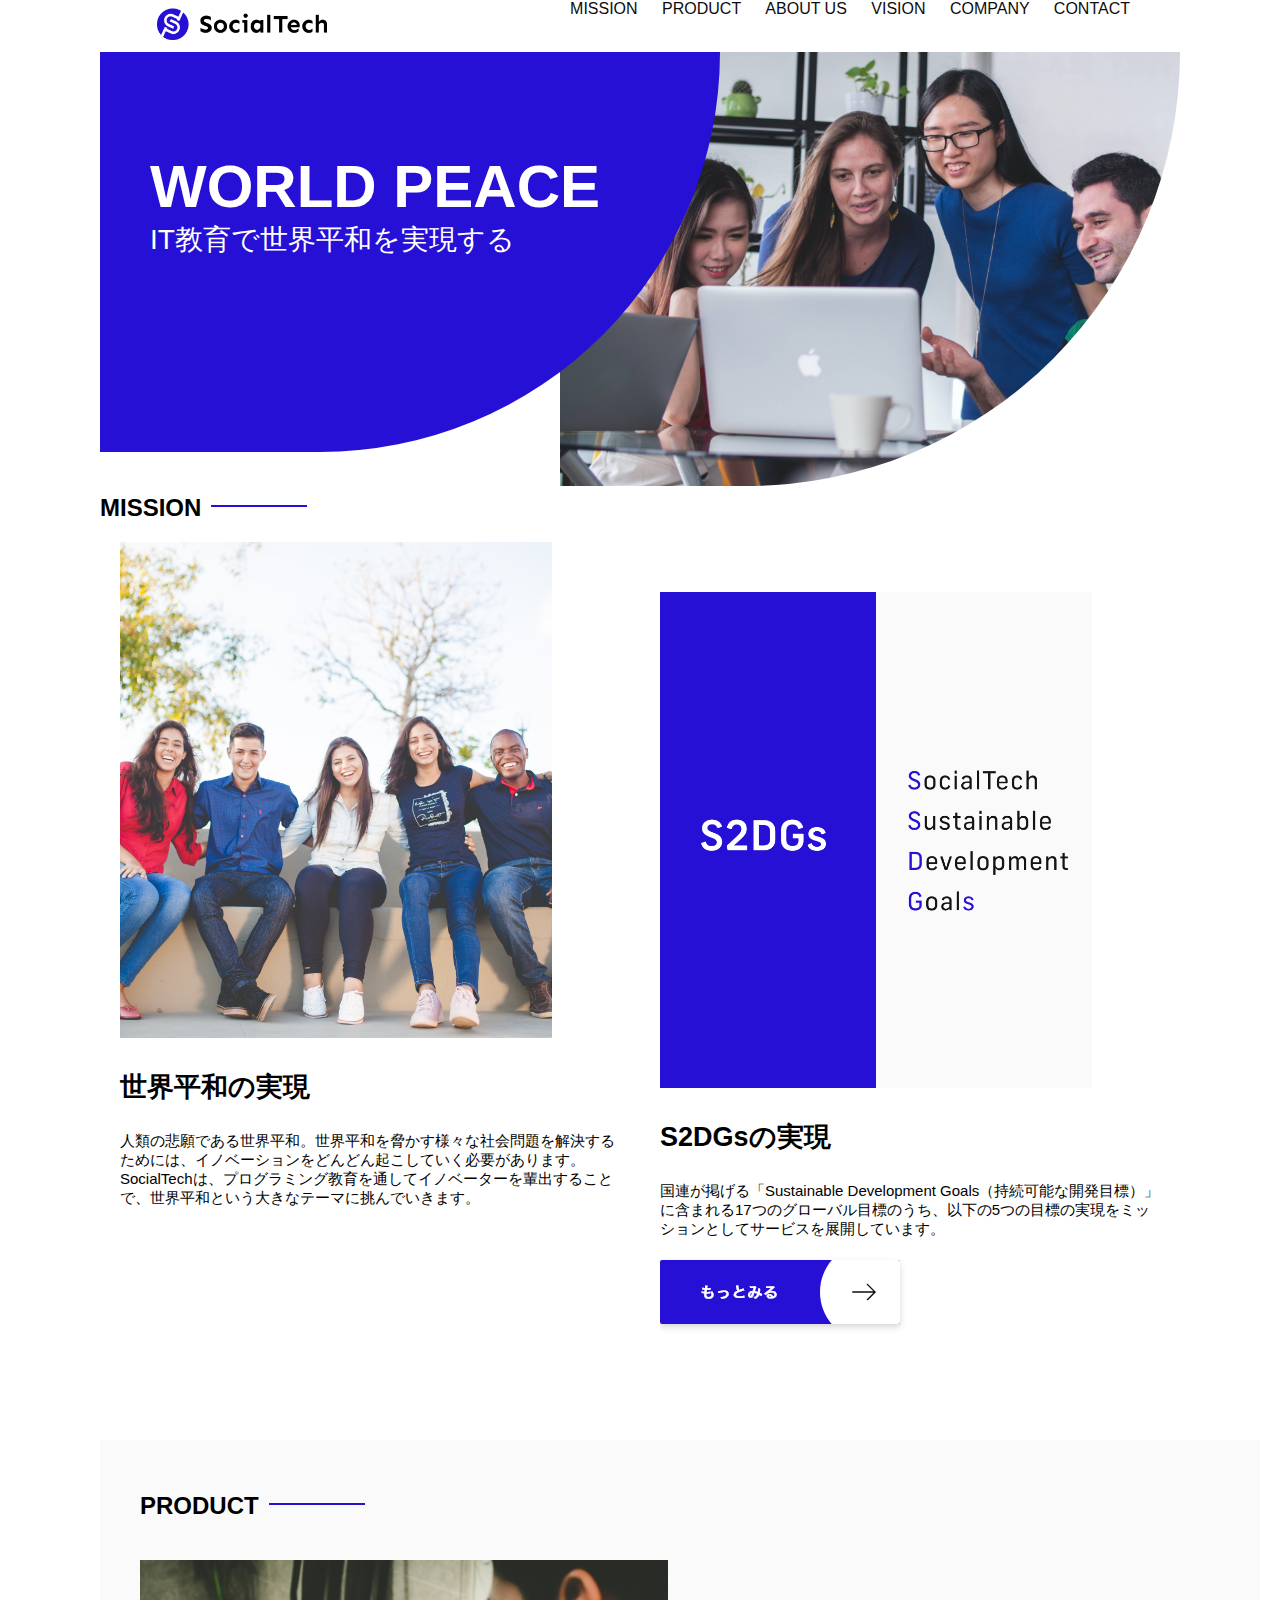
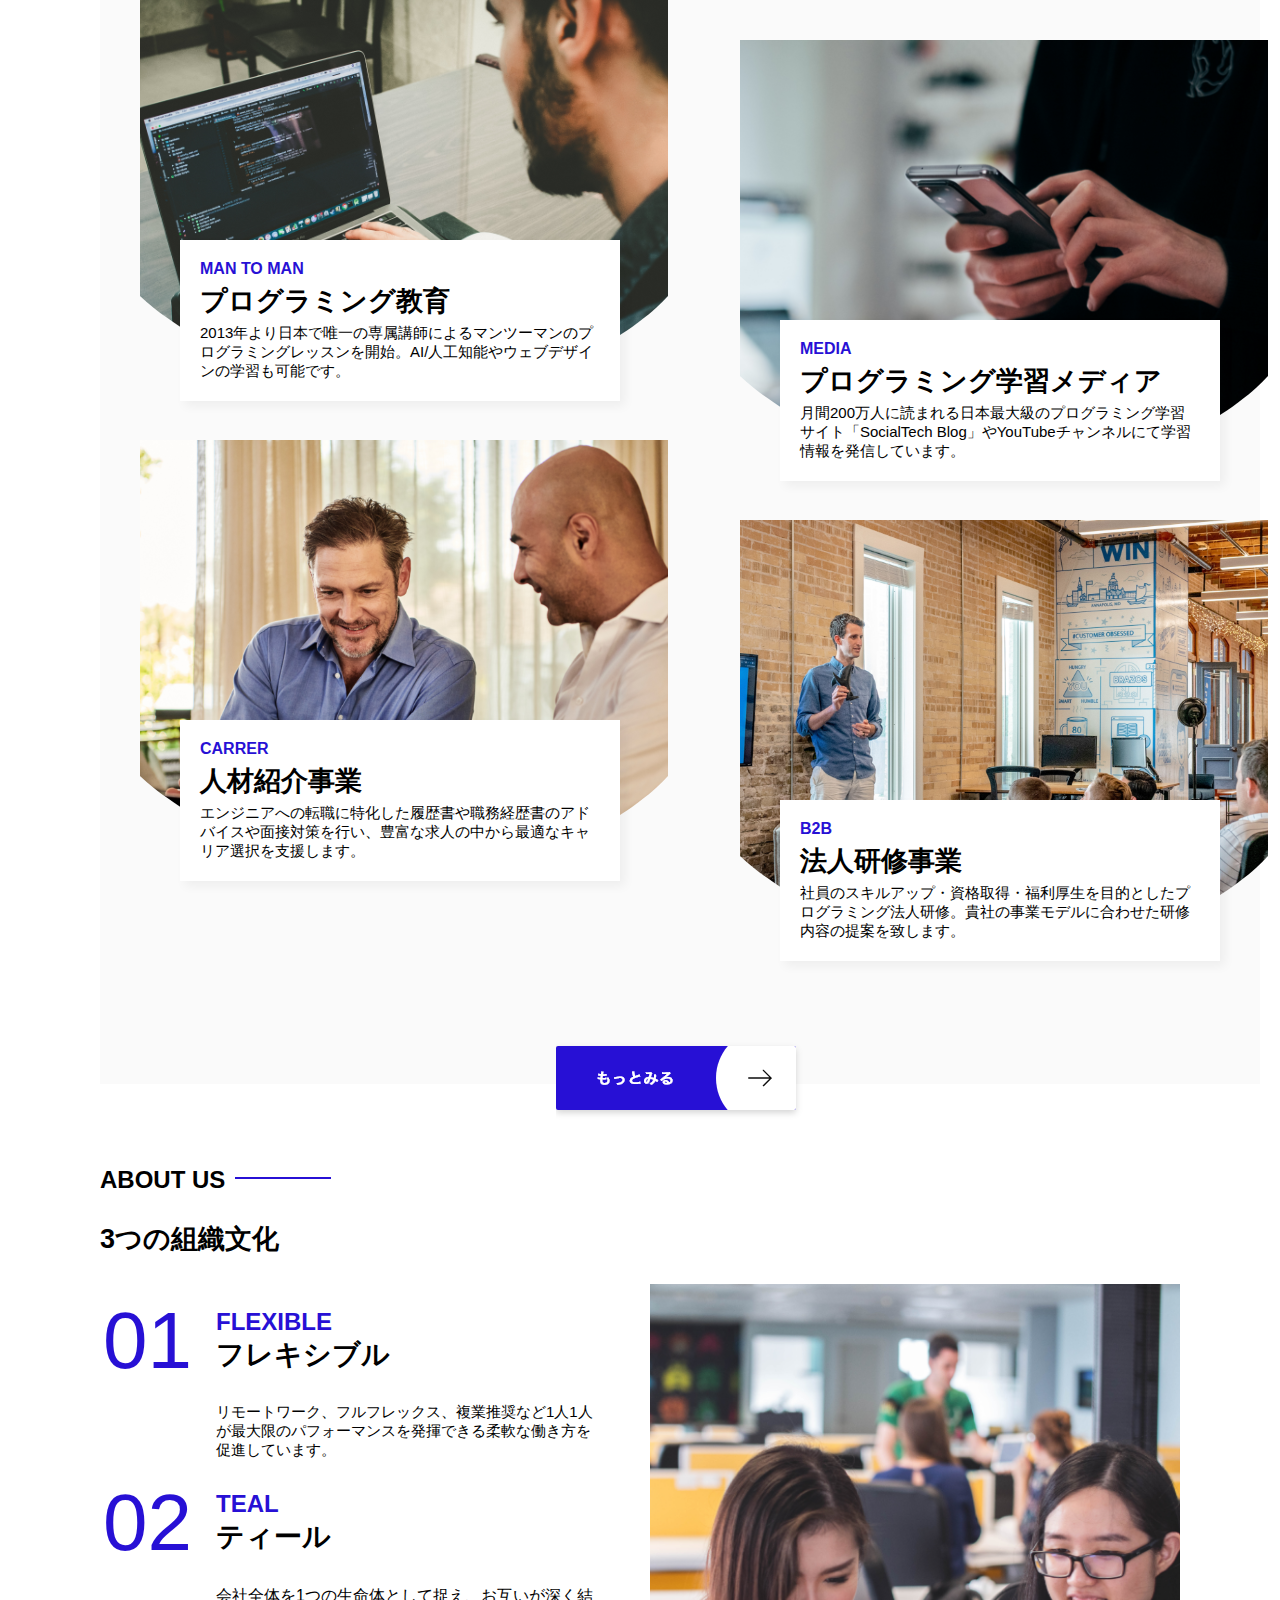
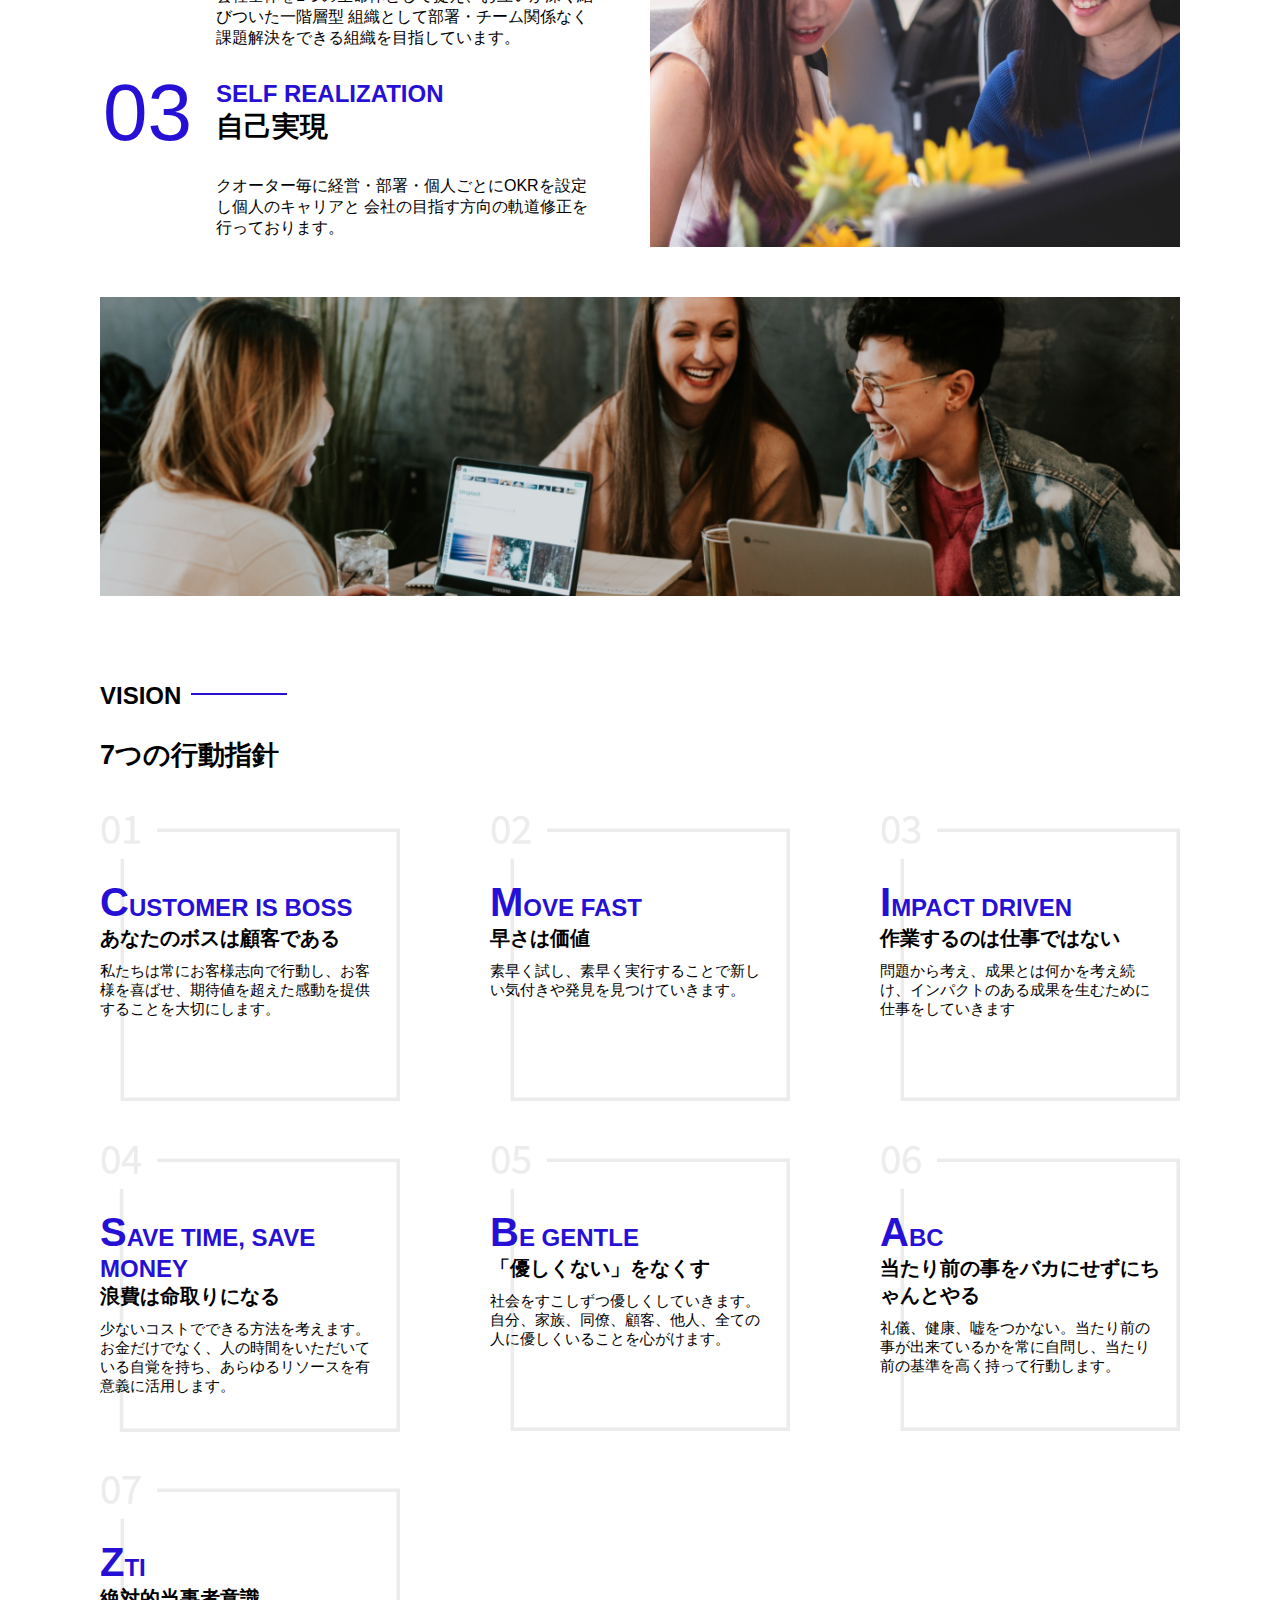
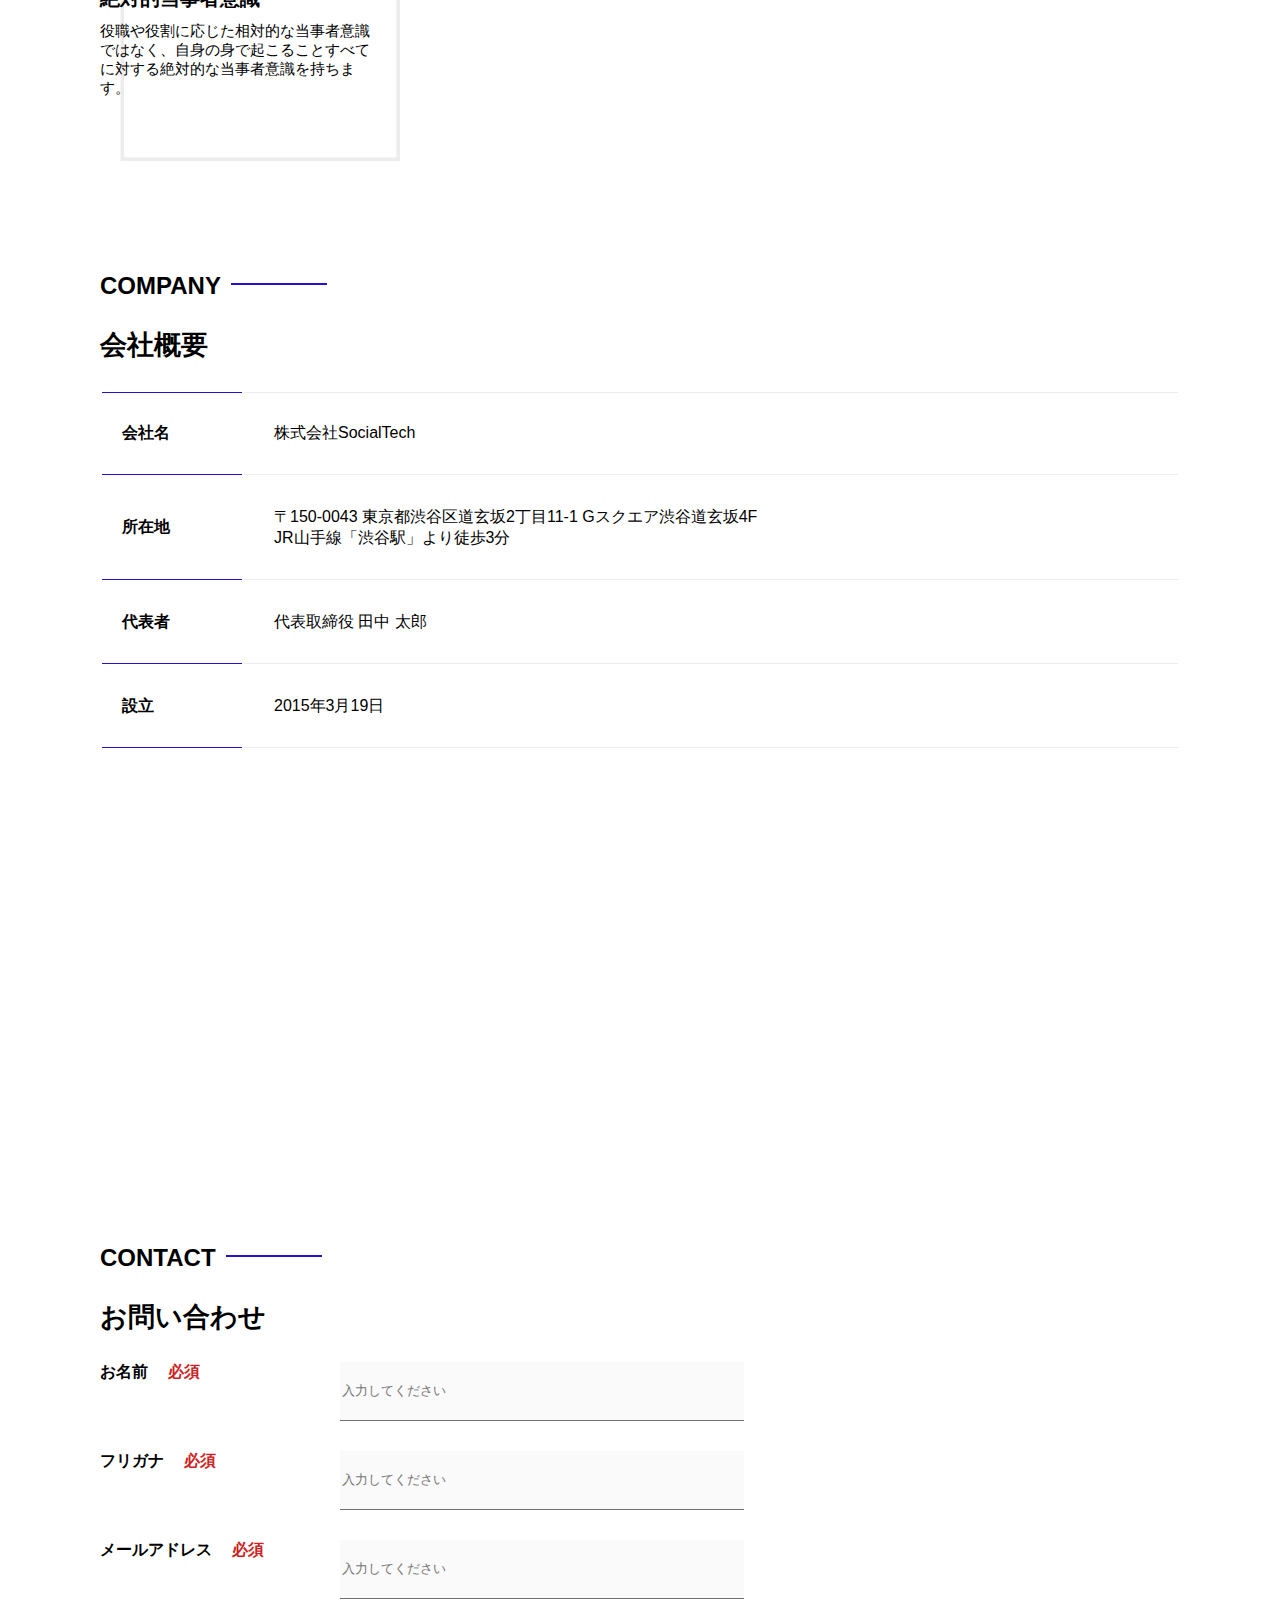
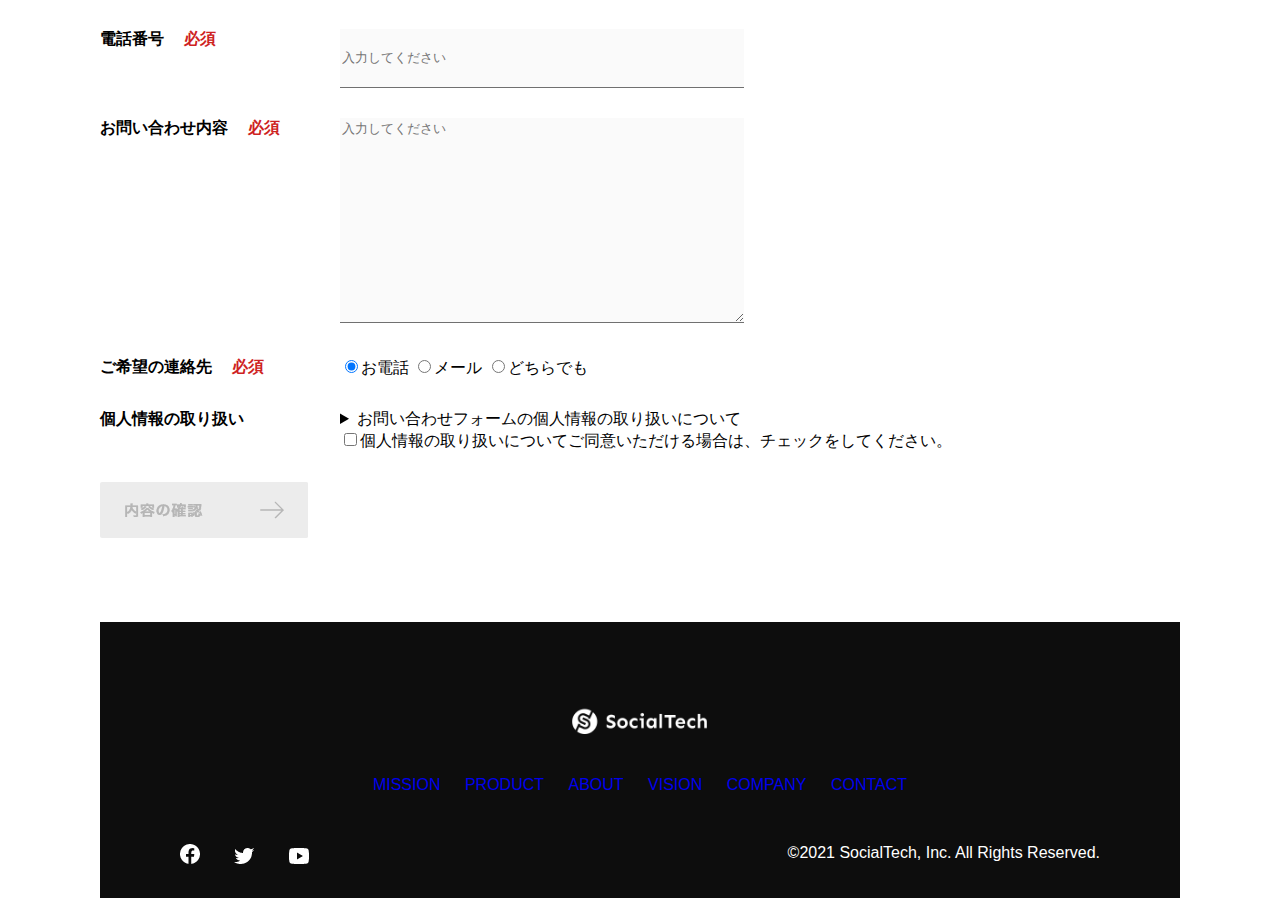
<file: index.html>
<!DOCTYPE html>
<html>
<head>
    <title>SocialTech</title>
    <meta charset="utf-8">
    <meta description="SocialTechはEdTech業界のリーディングカンパニーを目指します。">
    <meta name="viewport" content="width=device-width, initial-scale=1.0">
    <link rel="stylesheet" href="style.css">
</head>
<body>
    <header>
        <a href="index.html" id="logo"><img src="images/logo.png"></a>
         <!-- PC用ナビゲーション -->
         <nav id="nav-pc">
            <a href="mission.html">MISSION</a>
            <a href="product.html">PRODUCT</a>
            <a href="index.html#aboutus">ABOUT US</a>
            <a href="index.html#vision">VISION</a>
            <a href="index.html#company">COMPANY</a>
            <a href="index.html#contact">CONTACT</a>
        </nav>
        <!-- スマホ用メニューボタン -->
        <img id="menu-sp" src="images/button-menu.png"
        onclick ="document.getElementById('nav-sp').style.display ='block'">
        <!-- スマホ用ナビゲーション -->
        <nav id ="nav-sp">
            <img id="close" src="images/button-close.png"
            onclick="document.getElementById('nav-sp').style.display = 'none'">
            <a id="logo-sp" href="index.html"
            onclick="document.getElementById('nav-sp').style.display = 'none'"><img src="images/logo-sp.png"></a>
            <a class="menu" href="mission.html"
            onclick="document.getElementById('nav-sp').style.display = 'none'">MISSION</a>
            <a class="menu" href="product.html"
            onclick="document.getElementById('nav-sp').style.display = 'none'">PRODUCT</a>
            <a class="menu" href="index.html#aboutus"
            onclick="document.getElementById('nav-sp').style.display = 'none'">ABOUTUS</a>
            <a class="menu" href="index.html#vision"
            onclick="document.getElementById('nav-sp').style.display = 'none'">VISION</a>
            <a class="menu" href="index.html#company"
            onclick="document.getElementById('nav-sp').style.display = 'none'">COMPANY</a>
            <a class="menu" href="index.html#contact"
            onclick="document.getElementById('nav-sp').style.display = 'none'">CONTACT</a>
            <div id="sns">
                <a href="https://www.facebook.com/sejuku2013"><img src="images/button-facebook.png"></a>
                <a href="https://twitter.com/samuraijuku"><img src="images/button-twitter.png"></a>
                <a href="https://www.youtube.com/channel/UCCFOQO5aDK0xXam4cUQXT8g"><img src="images/button-youtube.png"></a>
            </div>
        </nav>
    </header>
    <main>
        <article>
            <section id="main-visual">
                <div id="main-message">
                    <h1>WORLD PEACE</h1>
                    <p>IT教育で世界平和を実現する</p>
                </div>
                <img src="images/index/index-main.png">
            </section>
            <section>
                <section id="main-mission">
                    <h2 class="index-h2">MISSION</h2>
                    <div id="mission-flex">
                    <div>
                        <img id="mission-photo" src ="images/index/index-mission.png">
                        <h3>世界平和の実現</h3>
                        <p>
                            人類の悲願である世界平和。世界平和を脅かす様々な社会問題を解決するためには、イノベーションをどんどん起こしていく必要があります。SocialTechは、プログラミング教育を通してイノベーターを輩出することで、世界平和という大きなテーマに挑んでいきます。
                        </p>
                    </div>
                    <div>
                        <img id="s2dgs" src="images/index/s2dgs.png">
                        <h3>S2DGsの実現</h3>
                        <p>国連が掲げる「Sustainable Development Goals（持続可能な開発目標）」に含まれる17つのグローバル目標のうち、以下の5つの目標の実現をミッションとしてサービスを展開しています。
                        </p>
                        <a href= "mission.html">
                            <img src="images/button-more.png">
                        </a>
                    </div>
                </div>
            </section>
            <section id="product">
                <h2 class="index-h2">PRODUCT</h2>
                <div>
                    <div id="product-left">
                        <div>
                            <img class="product-photo" src="images/index/index-mantoman.png">
                            <div class="product-explain">
                                <span>MAN TO MAN</span>
                                <h3>プログラミング教育</h3>
                                <p>2013年より日本で唯一の専属講師によるマンツーマンのプログラミングレッスンを開始。AI/人工知能やウェブデザインの学習も可能です。</p>
                        </div>
                    </div>
                    <div>
                    <img class="product-photo" src="images/index/index-career.png">
                        <div class="product-explain">
                            <span>CARRER</span>
                            <h3>人材紹介事業</h3>
                            <p>エンジニアへの転職に特化した履歴書や職務経歴書のアドバイスや面接対策を行い、豊富な求人の中から最適なキャリア選択を支援します。</p>
                        </div>
                    </div>
                </div>
                    <div id="product-right">
                        <div>
                            <img class="product-photo" src="images/index/index-media.png">
                            <div class="product-explain">
                                <span>MEDIA</span>
                                <h3>プログラミング学習メディア</h3>
                                <p>月間200万人に読まれる日本最大級のプログラミング学習サイト「SocialTech Blog」やYouTubeチャンネルにて学習情報を発信しています。</p>
                            </div>
                        </div>
                        <div>
                            <img class="product-photo" src="images/index/index-b2b.png">
                            <div class="product-explain">
                                <span>B2B</span>
                                <h3>法人研修事業</h3>
                                <p>社員のスキルアップ・資格取得・福利厚生を目的としたプログラミング法人研修。貴社の事業モデルに合わせた研修内容の提案を致します。</p>
                            </div>
                        </div>
                    </div>
                </div>
                <div>
                    <a id="product-more" href="product.html">
                        <img src="images/button-more.png">
                    </a>
                </div>
            </section>
            <section id="aboutus">
                <h2 class="index-h2">ABOUT US</h2>
                <h3>3つの組織文化</h3>
                <div>
                    <table class="culture-table">
                        <tr>
                            <td>
                                <span class="culture-num">01</span>
                            </td>
                            <td>
                                <span class="culture-en">FLEXIBLE</span>
                                <span class="culture-jp">フレキシブル</span>
                            </td>
                        </tr>
                        <tr>
                            <td></td>
                            <td>
                                <p class="culture-description">
                                    リモートワーク、フルフレックス、複業推奨など1人1人が最大限のパフォーマンスを発揮できる柔軟な働き方を促進しています。
                                </p>
                            </td>
                        </tr>
                        <tr>
                            <td>
                                <span class="culture-num">02</span>
                            </td>
                            <td>
                                <span class="culture-en">TEAL</span>
                                <span class="culture-jp">ティール</span>
                            </td>
                        </tr>
                        <tr>
                            <td></td>
                            <td>
                                会社全体を1つの生命体として捉え、お互いが深く結びついた一階層型
                                組織として部署・チーム関係なく課題解決をできる組織を目指しています。
                            </td>
                        </tr>
                        <tr>
                            <td>
                                <span class="culture-num">03</span>
                            </td>
                            <td>
                                <span class="culture-en">SELF REALIZATION</span>
                                <span class="culture-jp">自己実現</span>
                            </td>
                        </tr>
                        <td></td>
                        <td>
                            クオーター毎に経営・部署・個人ごとにOKRを設定し個人のキャリアと
                            会社の目指す方向の軌道修正を行っております。
                        </td>
                    </table>
                    <img class="culture-img" src="images/index/index-aboutus1.png">
                </div>
                <img class="culture-img2" src="images/index/index-aboutus2.png">
        </section>
        <section id ="vision">
            <h2 class ="index-h2">VISION</h2>
            <h3>7つの行動指針</h3>
            <div>
                <div class="vision-box">
                    <img src="images/index/vision-01.png">
                    <span>
                        <h4>CUSTOMER IS BOSS</h4>
                        <h5>あなたのボスは顧客である</h5>
                        <p>私たちは常にお客様志向で行動し、お客様を喜ばせ、期待値を超えた感動を提供することを大切にします。</p>
                    </span>
                </div>
                <div class="vision-box">
                    <img src="images/index/vision-02.png">
                    <span>
                        <h4>MOVE FAST</h4>
                        <h5>早さは価値</h5>
                        <p>素早く試し、素早く実行することで新しい気付きや発見を見つけていきます。</p>
                    </span>
                </div>
                <div class="vision-box">
                    <img src="images/index/vision-03.png">
                    <span>
                        <h4>IMPACT DRIVEN</h4>
                        <h5>作業するのは仕事ではない</h5>
                        <p>問題から考え、成果とは何かを考え続け、インパクトのある成果を生むために仕事をしていきます</p>
                    </span>
                </div>
                <div class="vision-box">
                    <img src="images/index/vision-04.png">
                    <span>
                        <h4>SAVE TIME, SAVE MONEY</h4>
                        <h5>浪費は命取りになる</h5>
                        <p>少ないコストでできる方法を考えます。お金だけでなく、人の時間をいただいている自覚を持ち、あらゆるリソースを有意義に活用します。</p>
                    </span>
                </div>
                <div class="vision-box">
                    <img src="images/index/vision-05.png">
                    <span>
                        <h4>BE GENTLE</h4>
                        <h5>「優しくない」をなくす</h5>
                        <p>社会をすこしずつ優しくしていきます。自分、家族、同僚、顧客、他人、全ての人に優しくいることを心がけます。</p>
                    </span>
                </div>
                <div class="vision-box">
                    <img src="images/index/vision-06.png">
                    <span>
                        <h4>ABC</h4>
                        <h5>当たり前の事をバカにせずにちゃんとやる</h5>
                        <p>礼儀、健康、嘘をつかない。当たり前の事が出来ているかを常に自問し、当たり前の基準を高く持って行動します。</p>
                    </span>
                </div>
                <div class="vision-box">
                    <img src="images/index/vision-07.png">
                    <span>
                        <h4>ZTI</h4>
                        <h5>絶対的当事者意識</h5>
                        <p>役職や役割に応じた相対的な当事者意識ではなく、自身の身で起こることすべてに対する絶対的な当事者意識を持ちます。</p>
                    </span>
                </div>
            </div>
        </section>
        <section id="company">
            <h2 class="index-h2">COMPANY</h2>
            <h3>会社概要</h3>
            <table id="company-table">
                <tr>
                    <th class="tableheader-first">会社名</th>
                    <td class="cell-first">株式会社SocialTech</td>
                </tr>
                <tr>
                    <th class="tableheader">所在地</th>
                    <td class="cell">〒150-0043 東京都渋谷区道玄坂2丁目11-1 Gスクエア渋谷道玄坂4F<br>JR山手線「渋谷駅」より徒歩3分</td>
                </tr>
                <tr>
                    <th class="tableheader">代表者</th>
                    <td class="cell">代表取締役 田中 太郎</td>
                </tr>
                <tr>
                    <th class="tableheader">設立</th>
                    <td class="cell">2015年3月19日</td>
                </tr>
            </table>
            <iframe src="https://www.google.com/maps/embed?pb=!1m18!1m12!1m3!1d3241.7759544892483!2d139.69399665123464!3d35.65789123876098!2m3!1f0!2f0!3f0!3m2!1i1024!2i768!4f13.1!3m3!1m2!1s0x60188caa0042e8d1%3A0xba130bea826a7aa2!2z44CSMTUwLTAwNDMg5p2x5Lqs6YO95riL6LC35Yy66YGT546E5Z2C77yS5LiB55uu77yR77yR4oiS77yR!5e0!3m2!1sja!2sjp!4v1636872991912!5m2!1sja!2sjp" style="border:0;" allowfullscreen="" loading="lazy">
            </iframe>
        </section>
        <section id="contact">
            <h2 class="index-h2">CONTACT</h2>
            <h3>お問い合わせ</h3>
            <form action="https://api.staticforms.xyz/submit" method="post">
                <input type="text" name="honeypot" style="display:none">
                <input type="hidden" name="accessKey" value="e9f1d90f-b996-4883-8a15-6a71fb6e3a76">
                <input type="hidden" name="subject" value="Webサイトからお問い合わせがありました" />
                <input type="hidden" name="replyTo" value=”amaeda@sejuku.net">
                <input type="hidden" name="redirectTo" value="">             
                <div>
                    <div class="contact-heading">
                        <label class="contact-label">お名前<span class="contact-span">必須</span></label>
                    </div>
                    <div class="contact-form">
                        <input type="text" name="name" placeholder="入力してください" class="contact-textbox">
                    </div>
                </div>
                <div>
                    <div class="contact-heading">
                        <label class="contact-label">フリガナ<span class="contact-span">必須</span></label>
                    </div>
                    <div>
                        <input type="text" name="hurigana" placeholder="入力してください" class="contact-textbox">
                    </div>
                </div>
                    <div>
                        <div class="contact-heading">
                            <label class="contact-label">メールアドレス<span class="contact-span">必須</span></label>
                        </div>
                        <div>
                            <input type="text" name="email" placeholder="入力してください" class="contact-textbox"/>
                        </div>
                    </div>
                    <div>
                        <div class="contact-heading">
                            <label class="contact-label">電話番号<span class="contact-span">必須</span></label>
                        </div>
                        <div>
                        <input type="text" name="tel" placeholder="入力してください" class="contact-textbox"/>
                        </div>
                    </div>
                    <div>
                    <div class="contact-heading">
                        <label class="contact-label">お問い合わせ内容<span class="contact-span">必須</span></label>
                    </div>
                    <div>
                        <textarea class="contact-textarea" placeholder="入力してください"　name="message"></textarea>
                    </div>
                </div>
                <div>
                    <div class="contact-heading">
                        <label class="contact-label">ご希望の連絡先<span class="contact-span">必須</span></label>
                    </div>
                    <div>
                        <input class="radiobutton" type="radio" value="tel" name="contact" checked><label>お電話</label>
                        <input class="radiobutton" type="radio" value="mail" name="contact"><label>メール</label>
                        <input class="radiobutton" type="radio" value="both" name="contact"><label>どちらでも</label>
                    </div>
                </div>
                <div>
                    <div class="contact-heading">
                        <label class="contact-label">個人情報の取り扱い</label>
                </div>
                <div>
                    <details>
                        <summary>お問い合わせフォームの個人情報の取り扱いについて</summary>
                        <div>
                            <span>１．組織の名称又は氏名</span><br>
                            株式会社SocialTech<br><br>
                            <span>２．個人情報保護管理者（若しくはその代理人）の氏名又は職名、所属及び連絡先
                            鈴木 一郎 コーポレート部</span><br>
                            メールアドレス：support@socialtech.net<br>
                            TEL：03-xxxx-xxxx<br>
                            <span>３．個人情報の利用目的</span><br>
                            ・本サービス及び本サービスに関連する情報の提供又はそれらに関する連絡のため<br>
                            ・ユーザーの本人確認のため<br>
                            ・当社サービスのご案内のため<br>
                            ・当社の商品等の広告または宣伝（電子メールによるものを含むものとします。）<br><br>
                            <span>４．個人情報の取り扱い業務の委託</span><br>
                            個人情報の取扱業務の全部または一部を外部に業務委託する場合があります。<br>
                            その際、弊社は、個人情報を適切に保護できる管理体制を敷き実行していることを条件として<br>
                            委託先を厳選したうえで、機密保持契約を委託先と締結し、お客様の個人情報を厳密に管理させます。<br><br>
                            <span>５．個人情報の開示等の請求</span><br>
                            お客様は、弊社に対してご自身の個人情報の開示等（利用目的の通知、開示、内容の訂正・追加・削除、利用の停止または消去、第三者への提供の停止）に関して、当社問合わせ窓口に申し出ることができます。<br>
                            その際、弊社はお客様ご本人を確認させていただいたうえで、合理的な期間内に対応いたします。<br><br>
                            なお、個人情報に関する弊社問合わせ先は、次の通りです。<br><br>
                            株式会社SocialTech　個人情報問合せ窓口<br>
                            〒150-0043　東京都渋谷区道玄坂2丁目11-1 Ｇスクエア渋谷道玄坂 4F<br>
                            メールアドレス：support@socialtech.net　TEL：03-xxxx-xxxx<br><br>
                            <span>６．個人情報を提供されることの任意性について</span><br><br>
                            お客様がご自身の個人情報を弊社に提供されるか否かは、お客様のご判断によりますが、もしご提供されない場合には、適切なサービスが提供できない場合がありますので予めご了承ください。
                        </div>
                    </details>
                    <input type="checkbox" name="agree">個人情報の取り扱いについてご同意いただける場合は、チェックをしてください。
                    </div>
                </div>
                <input type="image" value="Submit" src="images/button-submit.png"/>
            </form>
        </section>
        </article>
        <footer>
            <div id="footer-logo">
                <img src="images/logo-sp.png">
            </div>
            <div id="footer-link">
                <a href="mission.html">MISSION</a>
                <a href="product.html">PRODUCT</a>
                <a href="index.html#aboutus">ABOUT</a>
                <a href="index.html#vision">VISION</a>
                <a href="index.html#company">COMPANY</a>
                <a href="index.html#contact">CONTACT</a>
            </div>
            <div id="sns-footer">
                <a href="https://www.facebook.com/sejuku2013"><img src="images/button-facebook.png"></a>
                <a href="https://twitter.com/samuraijuku"><img src="images/button-twitter.png"></a>
                <a href="https://www.youtube.com/channel/UCCFOQO5aDK0xXam4cUQXT8g"><img src="images/button-youtube.png"></a>
                <span id="copyright">&copy;2021 SocialTech, Inc. All Rights Reserved. <span>
            </div>
        </footer>
    </main>
</body>
</html>
</file>
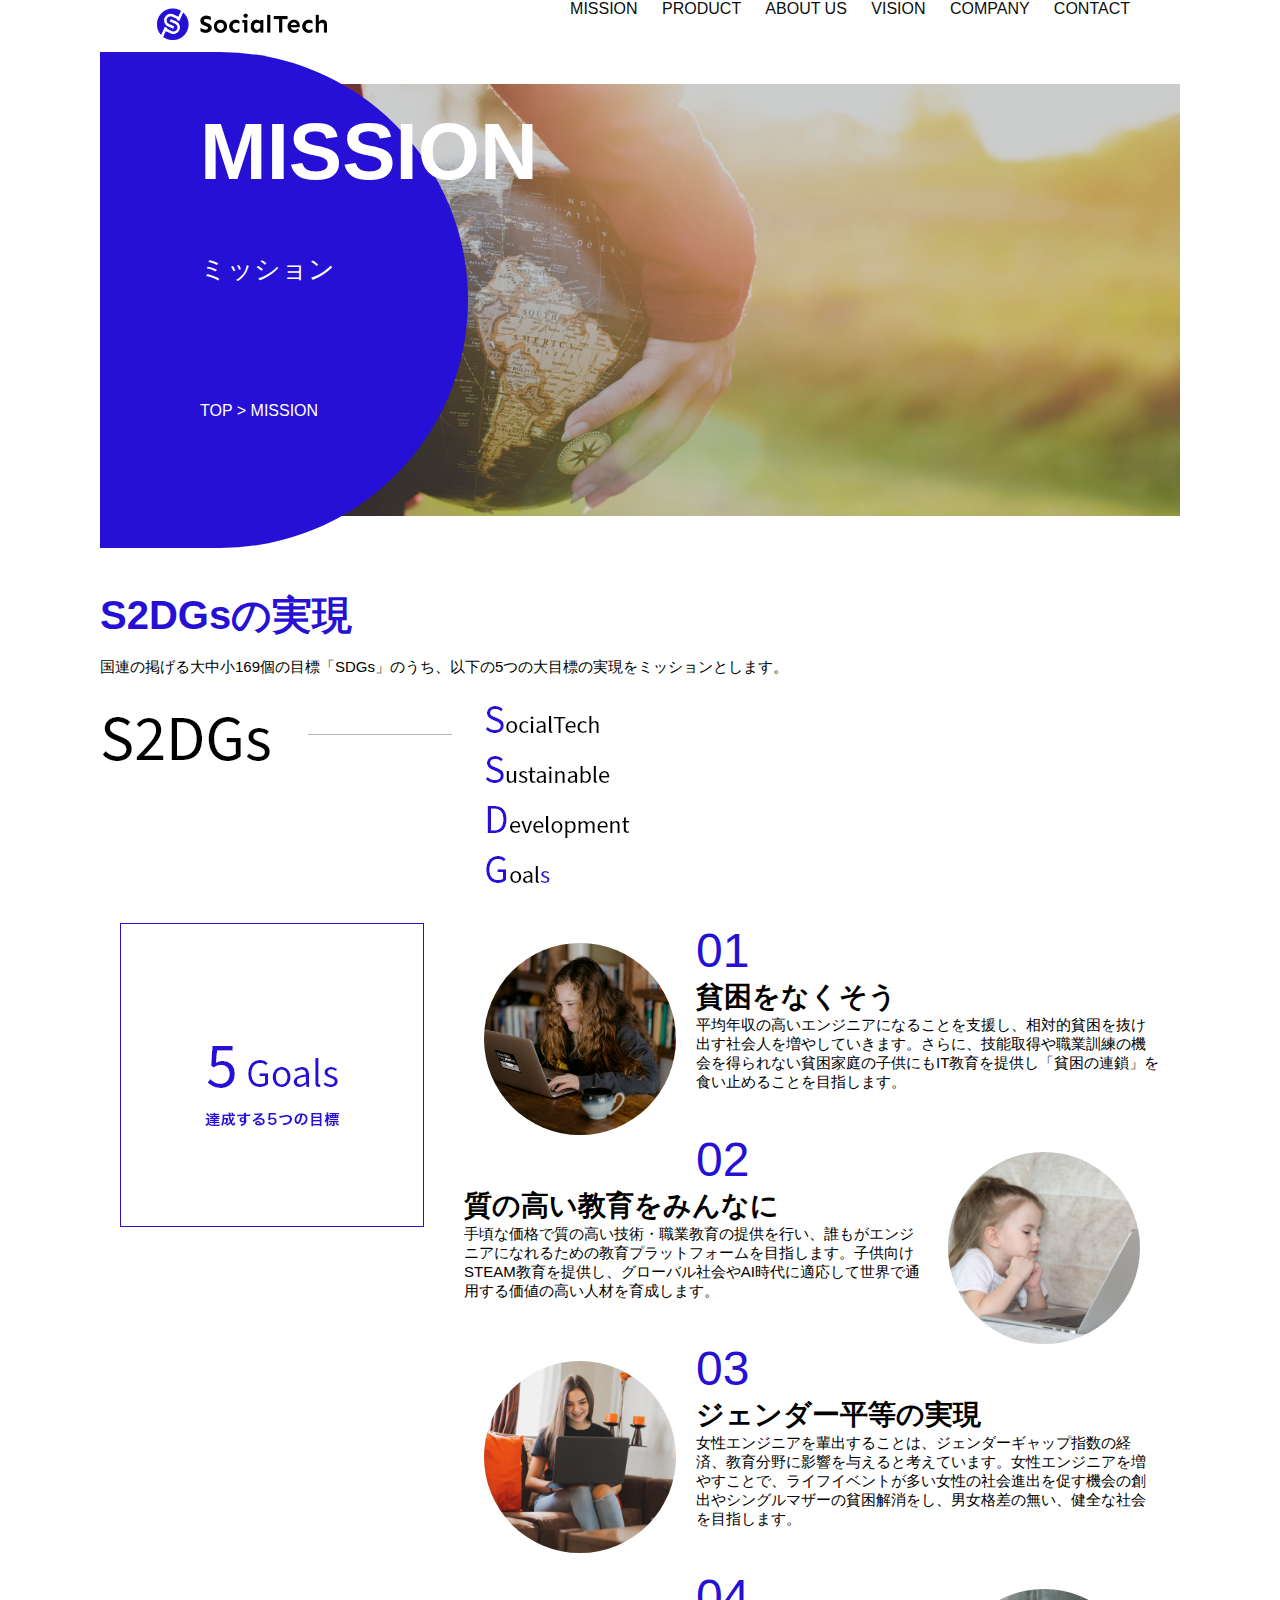
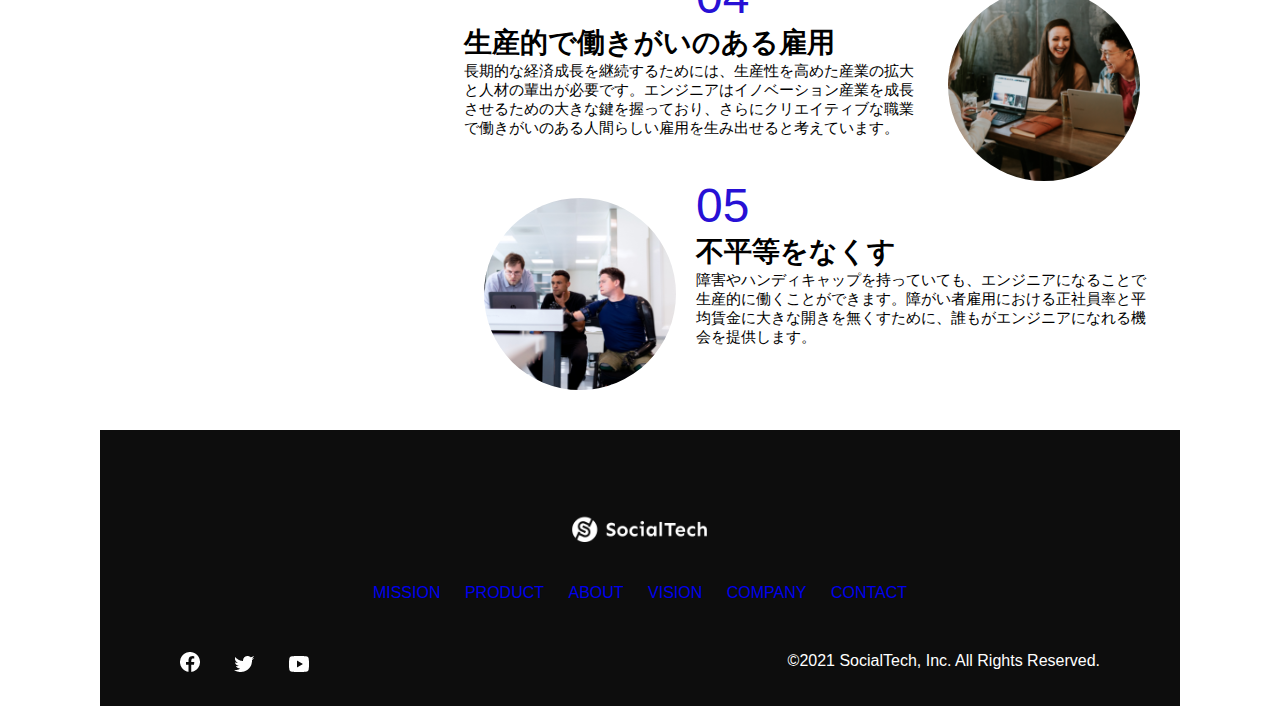
<file: mission.html>
<!DOCTYPE html>
<html>
<head>
    <title>SocialTech - MISSON ミッション -</title>
    <meta charset="utf-8">
    <meta description="SocialTechが目指す5つの目標（S2DGs）を紹介します">
    <meta name="viewport" content="width=device-width, initial-scale=1.0">
    <link rel="stylesheet" href="style.css">
</head>
<body>
    <header>
        <a href="index.html" id="logo"><img src="images/logo.png"></a>
         <!-- PC用ナビゲーション -->
         <nav id="nav-pc">
            <a href="mission.html">MISSION</a>
            <a href="product.html">PRODUCT</a>
            <a href="index.html#aboutus">ABOUT US</a>
            <a href="index.html#vision">VISION</a>
            <a href="index.html#company">COMPANY</a>
            <a href="index.html#contact">CONTACT</a>
        </nav>
       <!-- スマホ用メニューボタン -->
       <img id="menu-sp" src="images/button-menu.png"
       onclick ="document.getElementById('nav-sp').style.display ='block'">
       <!-- スマホ用ナビゲーション -->
       <nav id ="nav-sp">
           <img id="close" src="images/button-close.png"
           onclick="document.getElementById('nav-sp').style.display = 'none'">
           <a id="logo-sp" href="index.html"
           onclick="document.getElementById('nav-sp').style.display = 'none'"><img src="images/logo-sp.png"></a>
           <a class="menu" href="mission.html"
           onclick="document.getElementById('nav-sp').style.display = 'none'">MISSION</a>
           <a class="menu" href="product.html"
           onclick="document.getElementById('nav-sp').style.display = 'none'">PRODUCT</a>
           <a class="menu" href="index.html#aboutus"
           onclick="document.getElementById('nav-sp').style.display = 'none'">ABOUTUS</a>
           <a class="menu" href="index.html#vision"
           onclick="document.getElementById('nav-sp').style.display = 'none'">VISION</a>
           <a class="menu" href="index.html#company"
           onclick="document.getElementById('nav-sp').style.display = 'none'">COMPANY</a>
           <a class="menu" href="index.html#contact"
           onclick="document.getElementById('nav-sp').style.display = 'none'">CONTACT</a>
           <div id="sns">
               <a href="https://www.facebook.com/sejuku2013"><img src="images/button-facebook.png"></a>
               <a href="https://twitter.com/samuraijuku"><img src="images/button-twitter.png"></a>
               <a href="https://www.youtube.com/channel/UCCFOQO5aDK0xXam4cUQXT8g"><img src="images/button-youtube.png"></a>
           </div>
       </nav>
   </header>
   <main>
       <article>
           <section id="mission-main">
               <div id="mission-title">
                   <h1>MISSION</h1>
                   <span>ミッション</span>
                   <div>TOP > MISSION</div>
               </div>
           </section>
           <section id = "mission-s2dgs">
               <h2 class ="mission-h2">S2DGsの実現</h2>
               <p>国連の掲げる大中小169個の目標「SDGs」のうち、以下の5つの大目標の実現をミッションとします。</p>
               <img src="images/mission/mission-s2dgs.png">
           </section>
           <section id="mission-5goals">
               <div>
                   <img id="s2dgs-image" src="images/mission/mission-5goals.png">
               </div>
               <div>
                   <div>
                       <img class="fivegoals-image-left" src ="images/mission/mission-5goals01.png">
                            <div>
                                <span class="fivegoals-number">01</span>
                                <h3 class ="fivegoals-h3">貧困をなくそう</h3>
                                <p class="fivegoals-p">
                                    平均年収の高いエンジニアになることを支援し、相対的貧困を抜け出す社会人を増やしていきます。さらに、技能取得や職業訓練の機会を得られない貧困家庭の子供にもIT教育を提供し「貧困の連鎖」を食い止めることを目指します。
                                </p>
                            </div>
                   </div>
                   <div>
                    <img class="fivegoals-image-right" src ="images/mission/mission-5goals02.png">
                         <div>
                             <span class="fivegoals-number">02</span>
                             <h3 class ="fivegoals-h3">質の高い教育をみんなに</h3>
                             <p class="fivegoals-p">
                                手頃な価格で質の高い技術・職業教育の提供を行い、誰もがエンジニアになれるための教育プラットフォームを目指します。子供向けSTEAM教育を提供し、グローバル社会やAI時代に適応して世界で通用する価値の高い人材を育成します。
                             </p>
                         </div>
                    </div>
                    <div>
                        <img class="fivegoals-image-left" src ="images/mission/mission-5goals03.png">
                        <div>
                            <span class="fivegoals-number">03</span>
                            <h3 class ="fivegoals-h3">ジェンダー平等の実現</h3>
                            <p class="fivegoals-p">
                               女性エンジニアを輩出することは、ジェンダーギャップ指数の経済、教育分野に影響を与えると考えています。女性エンジニアを増やすことで、ライフイベントが多い女性の社会進出を促す機会の創出やシングルマザーの貧困解消をし、男女格差の無い、健全な社会を目指します。
                            </p>
                        </div>   
                    </div>
                    <div>
                        <img class="fivegoals-image-right" src ="images/mission/mission-5goals04.png">
                        <div>
                            <span class="fivegoals-number">04</span>
                            <h3 class ="fivegoals-h3">生産的で働きがいのある雇用</h3>
                            <p class="fivegoals-p">
                                長期的な経済成長を継続するためには、生産性を高めた産業の拡大と人材の輩出が必要です。エンジニアはイノベーション産業を成長させるための大きな鍵を握っており、さらにクリエイティブな職業で働きがいのある人間らしい雇用を生み出せると考えています。
                            </p>
                        </div>   
                    </div>
                    <div>
                        <img class="fivegoals-image-left" src ="images/mission/mission-5goals05.png">
                        <div>
                            <span class="fivegoals-number">05</span>
                            <h3 class ="fivegoals-h3">不平等をなくす</h3>
                            <p class="fivegoals-p">
                                障害やハンディキャップを持っていても、エンジニアになることで生産的に働くことができます。障がい者雇用における正社員率と平均賃金に大きな開きを無くすために、誰もがエンジニアになれる機会を提供します。
                            </p>
                        </div>   
                    </div>
               </div>
           </section>
       </article>
       <footer>
        <div id="footer-logo">
            <img src="images/logo-sp.png">
        </div>
        <div id="footer-link">
            <a href="mission.html">MISSION</a>
            <a href="product.html">PRODUCT</a>
            <a href="index.html#aboutus">ABOUT</a>
            <a href="index.html#vision">VISION</a>
            <a href="index.html#company">COMPANY</a>
            <a href="index.html#contact">CONTACT</a>
        </div>
        <div id="sns-footer">
            <a href="https://www.facebook.com/sejuku2013"><img src="images/button-facebook.png"></a>
            <a href="https://twitter.com/samuraijuku"><img src="images/button-twitter.png"></a>
            <a href="https://www.youtube.com/channel/UCCFOQO5aDK0xXam4cUQXT8g"><img src="images/button-youtube.png"></a>
            <span id="copyright">&copy;2021 SocialTech, Inc. All Rights Reserved. <span>
        </div>
    </footer>
   </main>
</body>
</html>
</file>
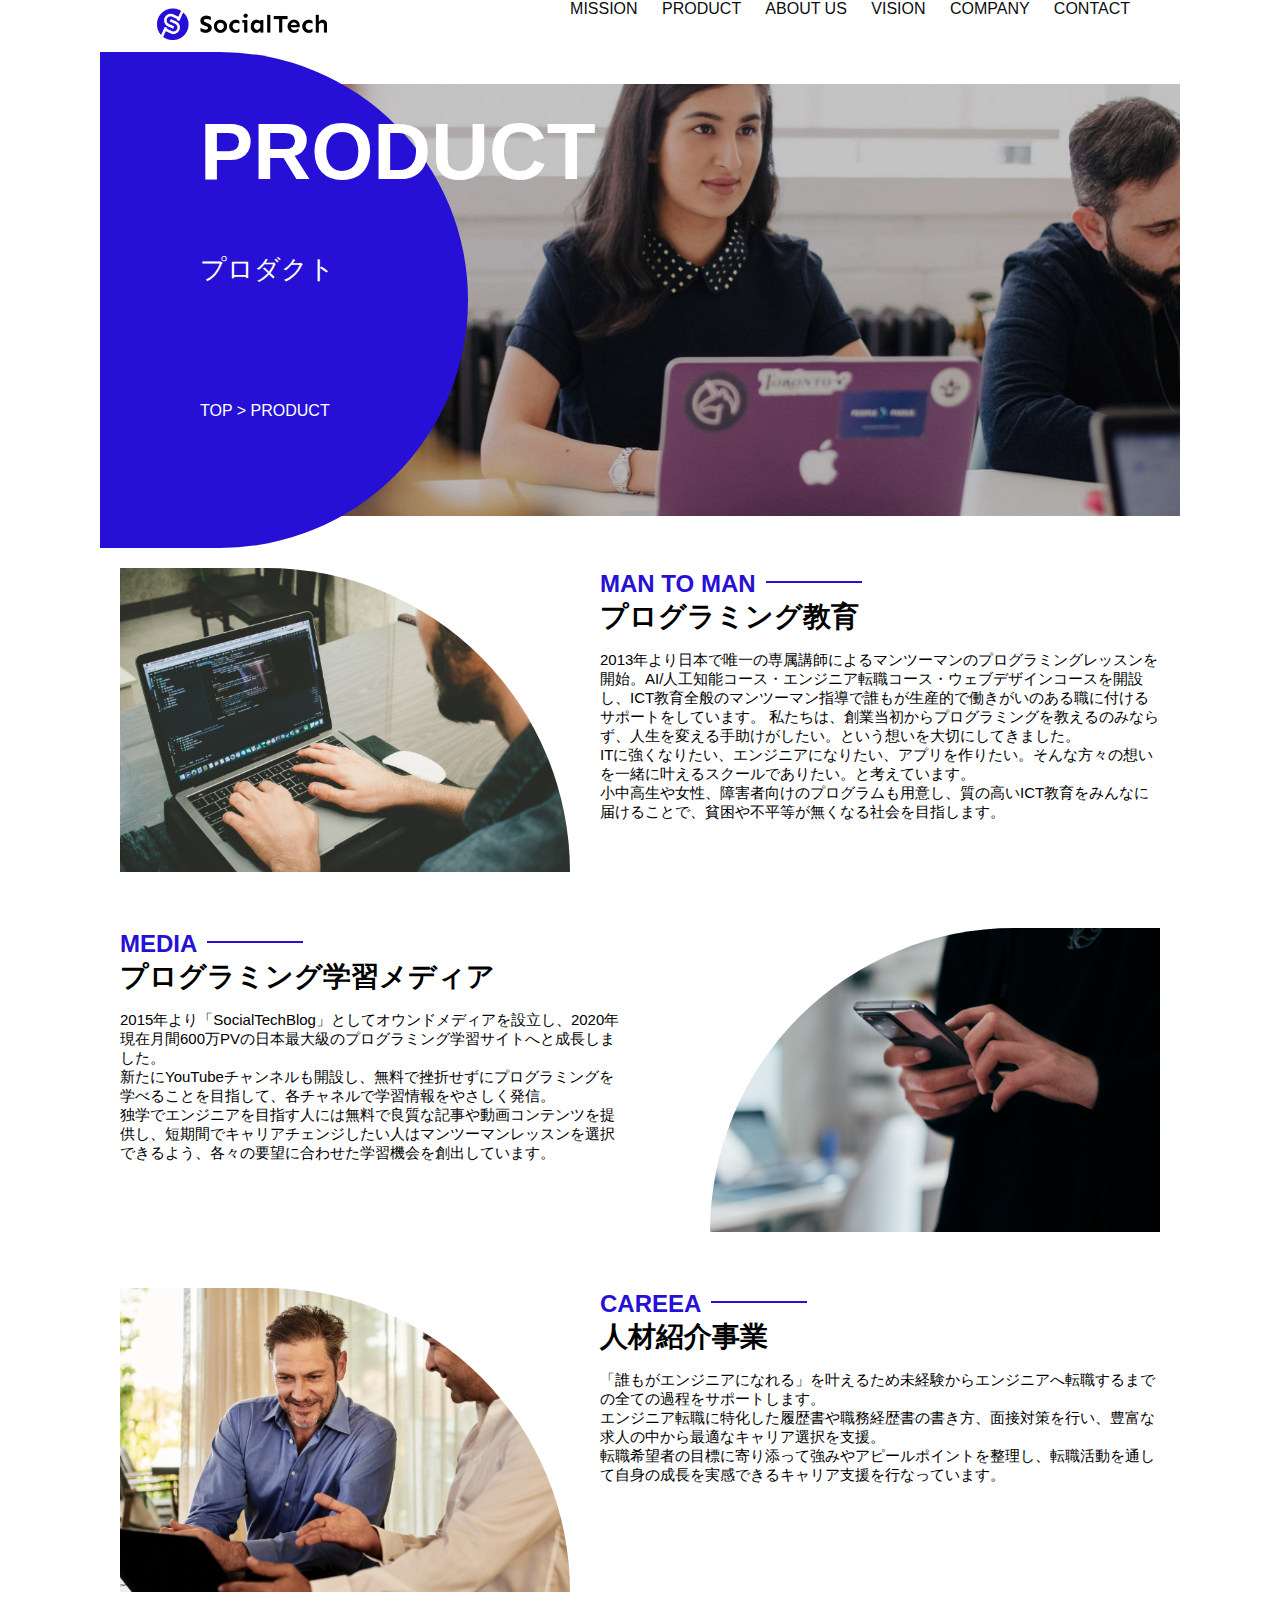
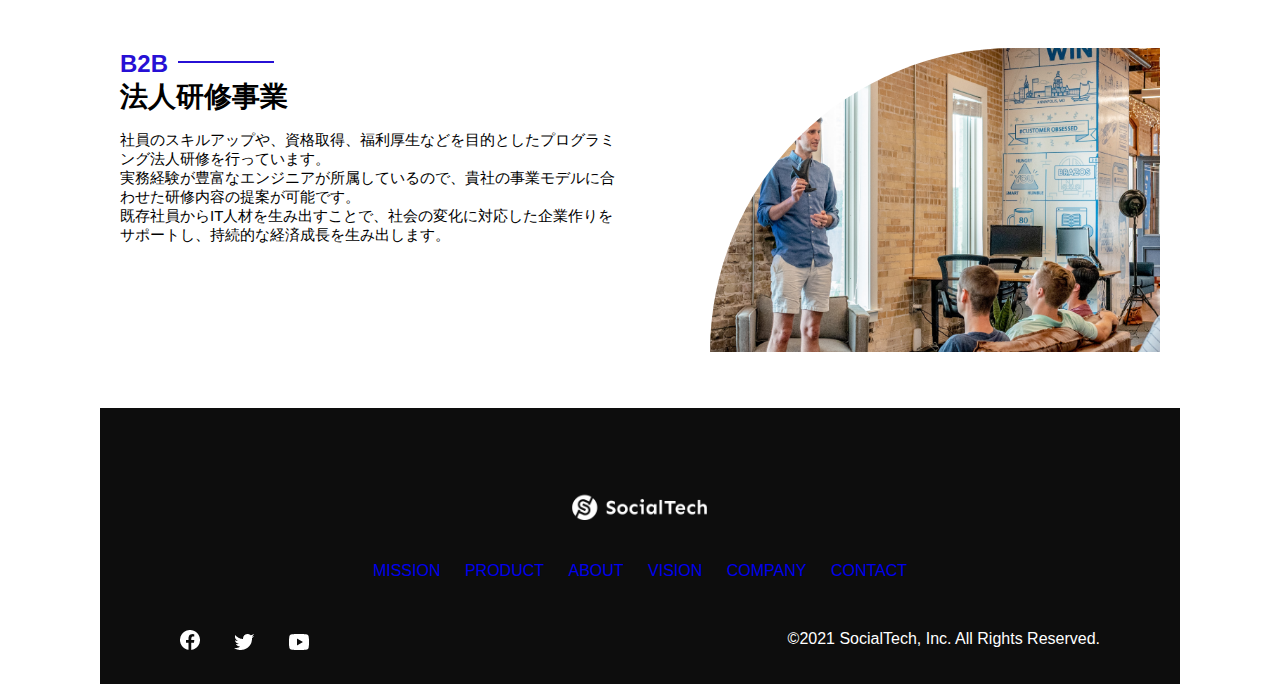
<file: product.html>
<!DOCTYPE html>
<html>
<head>
    <title>SocialTech -PRODUCT プロダクト</title>
    <meta charset="utf-8">
    <meta description="SocialTechの4つのプロダクトを紹介します">
    <meta name="viewport" content="width=device-width, initial-scale=1.0">
    <link rel="stylesheet" href="style.css">
</head>
<body>
    <header>
        <a href="index.html" id="logo"><img src="images/logo.png"></a>
         <!-- PC用ナビゲーション -->
         <nav id="nav-pc">
            <a href="mission.html">MISSION</a>
            <a href="product.html">PRODUCT</a>
            <a href="index.html#aboutus">ABOUT US</a>
            <a href="index.html#vision">VISION</a>
            <a href="index.html#company">COMPANY</a>
            <a href="index.html#contact">CONTACT</a>
        </nav>
        <!-- スマホ用メニューボタン -->
        <img id="menu-sp" src="images/button-menu.png"
        onclick ="document.getElementById('nav-sp').style.display ='block'">
        <!-- スマホ用ナビゲーション -->
        <nav id ="nav-sp">
            <img id="close" src="images/button-close.png"
            onclick="document.getElementById('nav-sp').style.display = 'none'">
            <a id="logo-sp" href="index.html"
            onclick="document.getElementById('nav-sp').style.display = 'none'"><img src="images/logo-sp.png"></a>
            <a class="menu" href="mission.html"
            onclick="document.getElementById('nav-sp').style.display = 'none'">MISSION</a>
            <a class="menu" href="product.html"
            onclick="document.getElementById('nav-sp').style.display = 'none'">PRODUCT</a>
            <a class="menu" href="index.html#aboutus"
            onclick="document.getElementById('nav-sp').style.display = 'none'">ABOUTUS</a>
            <a class="menu" href="index.html#vision"
            onclick="document.getElementById('nav-sp').style.display = 'none'">VISION</a>
            <a class="menu" href="index.html#company"
            onclick="document.getElementById('nav-sp').style.display = 'none'">COMPANY</a>
            <a class="menu" href="index.html#contact"
            onclick="document.getElementById('nav-sp').style.display = 'none'">CONTACT</a>
            <div id="sns">
                <a href="https://www.facebook.com/sejuku2013"><img src="images/button-facebook.png"></a>
                <a href="https://twitter.com/samuraijuku"><img src="images/button-twitter.png"></a>
                <a href="https://www.youtube.com/channel/UCCFOQO5aDK0xXam4cUQXT8g"><img src="images/button-youtube.png"></a>
            </div>
        </nav>
    </header>
    <main>
        <article>
            <section id="product-main">
                <div id="product-title">
                    <h1>PRODUCT</h1>
                    <span>プロダクト</span>
                    <div>TOP > PRODUCT</div>
                </div>
            </section>
            <section class="product-section1">
                <img src="images/product/product-mantoman.png">
                <div>
                    <h2 class ="product-h2">MAN TO MAN</h2>
                    <h3 class ="product-h3">プログラミング教育</h3>
                    <p>2013年より日本で唯一の専属講師によるマンツーマンのプログラミングレッスンを開始。AI/人工知能コース・エンジニア転職コース・ウェブデザインコースを開設し、ICT教育全般のマンツーマン指導で誰もが生産的で働きがいのある職に付けるサポートをしています。
                        私たちは、創業当初からプログラミングを教えるのみならず、人生を変える手助けがしたい。という想いを大切にしてきました。<br>ITに強くなりたい、エンジニアになりたい、アプリを作りたい。そんな方々の想いを一緒に叶えるスクールでありたい。と考えています。<br>小中高生や女性、障害者向けのプログラムも用意し、質の高いICT教育をみんなに届けることで、貧困や不平等が無くなる社会を目指します。</p>
                </div>
            </section>
            <section class="product-section2">
                <div>
                    <h2 class ="product-h2">MEDIA</h2>
                    <h3 class ="product-h3">プログラミング学習メディア</h3>
                    <p>2015年より「SocialTechBlog」としてオウンドメディアを設立し、2020年現在月間600万PVの日本最大級のプログラミング学習サイトへと成長しました。<br>新たにYouTubeチャンネルも開設し、無料で挫折せずにプログラミングを学べることを目指して、各チャネルで学習情報をやさしく発信。<br>独学でエンジニアを目指す人には無料で良質な記事や動画コンテンツを提供し、短期間でキャリアチェンジしたい人はマンツーマンレッスンを選択できるよう、各々の要望に合わせた学習機会を創出しています。</p>
                </div>
                <img src="images/product/product-media.png">
            </section>
            <section class="product-section1">
                <img src="images/product/product-career.png">
                <div>
                    <h2 class ="product-h2">CAREEA</h2>
                    <h3 class ="product-h3">人材紹介事業</h3>
                    <p>「誰もがエンジニアになれる」を叶えるため未経験からエンジニアへ転職するまでの全ての過程をサポートします。<br>エンジニア転職に特化した履歴書や職務経歴書の書き方、面接対策を行い、豊富な求人の中から最適なキャリア選択を支援。<br>転職希望者の目標に寄り添って強みやアピールポイントを整理し、転職活動を通して自身の成長を実感できるキャリア支援を行なっています。<br></p>
                </div>
            </section>
            <section class="product-section2">
                <div>
                    <h2 class ="product-h2">B2B</h2>
                    <h3 class ="product-h3">法人研修事業</h3>
                    <p>社員のスキルアップや、資格取得、福利厚生などを目的としたプログラミング法人研修を行っています。<br>実務経験が豊富なエンジニアが所属しているので、貴社の事業モデルに合わせた研修内容の提案が可能です。<br>既存社員からIT人材を生み出すことで、社会の変化に対応した企業作りをサポートし、持続的な経済成長を生み出します。</p>
                </div>
                <img src="images/product/product-b2b.png">
            </section>
        </article>
        <footer>
            <div id="footer-logo">
                <img src="images/logo-sp.png">
            </div>
            <div id="footer-link">
                <a href="mission.html">MISSION</a>
                <a href="product.html">PRODUCT</a>
                <a href="index.html#aboutus">ABOUT</a>
                <a href="index.html#vision">VISION</a>
                <a href="index.html#company">COMPANY</a>
                <a href="index.html#contact">CONTACT</a>
            </div>
            <div id="sns-footer">
                <a href="https://www.facebook.com/sejuku2013"><img src="images/button-facebook.png"></a>
                <a href="https://twitter.com/samuraijuku"><img src="images/button-twitter.png"></a>
                <a href="https://www.youtube.com/channel/UCCFOQO5aDK0xXam4cUQXT8g"><img src="images/button-youtube.png"></a>
                <span id="copyright">&copy;2021 SocialTech, Inc. All Rights Reserved. <span>
            </div>
        </footer>
    </main>
</body>
</html>
</file>
<file: style.css>
body {
    font-family: "Source Sans Pro", "Hiragino Kaku Gothic ProN", Meiryo, Arial,
        sans-serif;
}
p{
    font-size: 15px;
/*================
 PC用のスタイル
=================*/
}
@media screen and (min-width: 768px) {
    body {
        max-width: 1080px;
        min-width: 960px;
        margin: 0 auto 0 auto;
    }
    header {
        display: flex;
        justify-content: space-between;
        max-width: 980px;
        margin: 0 auto 0 auto;
    }
    #nav-pc > a {
        text-decoration: none;
        margin-left: 20px;
    }
    #nav-pc > a:link {
        color: #0d0d0d;
    }
    #nav-pc > a:visited {
        color: #0d0d0d;
    }
    #nav-pc > a:hover {
        color: #0d0d0d;
        text-decoration: underline;
    }
    #nav-pc > a:active {
        color: #0d0d0d;
    }
    /* スマホ用ナビを非表示 */
    #nav-sp,
    #menu-sp{
        display:none;
    }

    #main-visual{
        position: relative;
        height:400px;
    }
    #main-message{
        position:absolute;
        top: 0;
        left: 0;
        background-color:#2710d5;
        color:#ffffff;
        border-radius: 0 0 476px 0;
        max-width: 620px;
        height: 100%;
        width: 100%;
        z-index: 11;
    }
    #main-message > h1 {
        font-size: 60px;
        font-weight: bold;
        margin: 100px 0 0 50px;
    }
    #main-message > p{
        font-size: 28px;
        margin: 0 0 0 50px;
    }
    #main-visual > img{
        position:absolute;
        top: 0;
        right: 0;
        z-index: 10;
        max-width: 620px;
        border-radius: 0 0 476px 0;
    }
    h2{
        margin: 40px 0 0 0;
    }
    h2::after{
        content: url("images/line.png");
        margin-left: 10px;
    }
    h3{
        font-size: 27px;
    }
    #mission{
        margin: 80px auto 80px auto;
        width: 100%;
    }
    #mission-flex{
        display: flex;
        width:auto;
    }
    #mission-flex > div{
        width: 50%;
        margin: 20px;
    }
    #missin-photo{
        width: 100%;
    }
    #s2dgs{
        margin-top: 50px;
    }
    #product{
        background-color: #fafafa;
        width:100%;
        margin: 80px 0 80px 0;
        padding: 10px 40px 0px 40px;
    }
    #product >div {
        margin-top:40px;
        display: flex;
    }
    #product-left{
        width: 50%;
        margin-right: 20px;
    }
    #product-right{
        width: 50%;
        margin-left: 20px;
        margin-top: 80px;
    }
    #product-left >div {
        position: relative;
        height: 480px;
        margin-right: 20px;
    }
    #product-right >div {
        position: relative;
        height: 480px;
        margin-left: 20px;
    }
    .prduct-photo{
        width: 100%;
    }
    .product-explain{
        background-color: #ffffff;
        position:absolute;
        left: 0;
        top: 280px;
        margin: 0 40px 0 40px;
        padding: 20px;
        box-shadow: 5px 5px 10px rgba(0, 0, 0, 0.05);
    }
    .product-explain > span{
        color: #2710d5;
        font-weight: bold;
        font-size: 16px;
        margin: 0px;
    }
    .product-explain > h3{
        margin: 5px 0 5px 0;
    }
    .product-explain > p{
        margin: 0;
    }
    #product-more{
        margin: 0 auto -42px auto;
    }
    #aboutus{
        margin: 80px auto 80px auto;
    }
    #aboutus > div{
        display: flex;
    }
    .culture-img{
        width: 100%;
        align-self: flex-start;
    }
    .culture-img2{
        margin-top: 50px;
        width: 100%;
    }
    .culture-table{
        max-width: 500px;
        margin-right: 50px;
    }
    .culture-num{
        font-size: 80px;
        color: #2710d5;
        margin: 0 20px 0 0;
    }
    .culture-en{
        color: #2710d5;
        font-weight: bold;
        font-size: 24px;
        display: block;
    }
    .culture-jp{
        font-size: 28px;
        font-weight: bold;
    }
    .culture-description{
        margin: 0;
    }
    #vision{
        margin:80px auto 80px auto;
    }
    #vision > div{
        width: 100%;
        display: flex;
        justify-content: space-between;
        flex-wrap:wrap;
    }
    .vision-box{
        width: 300px;
        height: 300px;
        margin-bottom:30px;
        position: relative;
    }
    .vision-box > img{
        width: 100%;
        height: auto;
        position: absolute;
        top: 0;
        left: 0;
        z-index: 30;
    }
    .vision-box > span{
        position: absolute;
        top: 0;
        left: 0;
        z-index: 31;
        margin-right: 20px;
    }
    .vision-box > span > h4{
        color: #2710d5;
        font-size:24px;
        margin:80px 0 0 0;
    }
    .vision-box > span > h4::first-letter{
        font-size: 40px;
    }
    .vision-box > span >h5{
        font-size: 20px;
        margin: 0 0 0 0;
    }
    .vision-box > span > p{
        margin: 10px 0 0 0;
    }
    #company{
        margin: 80px auto 80px auto;
    }
    #company > table{
        width: 100%;
    }
    .tableheader{
        text-align: left;
        padding: 20px;
        border-bottom-color: #2710d5;
        border-bottom-width: 1px;
        border-bottom-style: solid;
        width: 100px;
    }
    .tableheader-first{
        text-align: left;
        padding: 20px;
        border-bottom-color: #2710d5;
        border-bottom-width: 1px;
        border-bottom-style: solid;
        border-top-color: #2710d5;
        border-top-width: 1px;
        border-top-style: solid;
        width: 100px;
    }
    .cell{
        padding: 30px;
        border-bottom-color:  #ececec;
        border-bottom-width: 1px;
        border-bottom-style: solid;
    }
    .cell-first{
        padding: 30px;
        border-bottom-color:#ececec;
        border-bottom-width: 1px;
        border-bottom-style: solid;
        border-top-color:#ececec;
        border-top-width: 1px;
        border-top-style: solid;
    }
    #company > iframe{
        width: 100%;
        height: 368px;
        margin-top: 40px;
    }
    #contact{
        margin: 80px auto 80px auto;
    }
    #contact > form >div{
        display: flex;
        flex-direction: row;
        flex-wrap: wrap;
        padding-bottom: 30px;
    }
    .contact-heading{
        width: 240px;
        font-weight: bold;
    }
    .contact-span{
        color: #ce2222;
        margin: 0 0 0 20px;
        font-weight: bold;
    }
    .contact-textbox{
        border-top: 0px;
        border-left: 0px;
        border-right: 0px;
        border-bottom-width: 1px;
        border-bottom-color: #707070;
        border-style:solid;
        background-color:  #fafafa;
        height: 56px;
        width: 400px;
    }
    .contact-textarea{
        border-top: 0px;
        border-left: 0px;
        border-right: 0px;
        border-bottom-width: 1px;
        border-bottom-color: #707070;
        background-color:  #fafafa;
        height: 200px;
        width: 400px;
    }
    details{
        width: 700px;
    }
    details > div{
        background-color: #fafafa;
        padding: 20px;
    }
    details > span{
        font-weight: bold;
    }
    footer{
        background-color: #0d0d0d;
        text-align:center;
        padding: 80px 80px 30px 80px;
    }
    #footer-logo{
        margin-bottom: 30px;
    }
    #footer-link{
        margin-bottom: 50px;
    }
    #footer-link > a{
        text-decoration: none;
        margin: 10px;
    }
    #footer-link > a:visited{
        color: #ffffff;
    }
    #footer-link > a:hover{
        color: #ffffff;
        text-decoration: underline;
    }
    #footer-link > a:active{
        color: #ffffff;
    }
    #sns-footer{
        text-align: left;
        width: 100%;
    }
    #sns-footer > a{
        margin-right: 30px;
    }
    #copyright{
        color: #ffffff;
        text-align: right;
        float: right;
    }
    /* mission.html用スタイル */
    #mission-main{
        height: 496px;
        width: 100%;
        background-image: url("images/mission/mission-main.png");
        background-repeat: no-repeat;
        background-position-y: center;
    }
    #mission-title{
        background-color:#2710d5;
        width: 368px;
        color:#ffffff;
        height: 496px;
        border-radius: 0 248px 248px 0;
        position: relative;
    }
    #mission-title > h1{
        position:absolute;
        top: 0;
        left: 100px;
        font-size: 80px;
    }
    #mission-title > span{
        position: absolute;
        top: 200px;
        left: 100px;
        font-size: 26px;
    }
    #mission-title > div{
        position: absolute;
        top: 350px;
        left: 100px;
        font-size: 16px;
    }
    #mission-s2dg2{
        width: 100%;
        margin: 20px;
    }
    .mission-h2{
        color: #2710d5;
        font-size: 40px;
    }
    .mission-h2::after{
        content: none;
    }
    #section-s2dgs > img{
        width: 100%;
    }
    #mission-5goals{
        margin: 20px;
        display: flex;
    }
    #mission-5goals > div{
        flex-grow: 1;
    }
    #mission-5goals > div > div{
        margin-bottom: 40px;
    }
    #s2dgs-image{
        margin-right: 40px;
    }
    .fivegoals-image-right{
        float: right;
        margin: 20px;
    }
    .fivegoals-image-left{
        float: left;
        margin: 20px;
    }
    .fivegoals-number{
        color: #2710d5;
        font-size: 48px;
        margin: 0;
    }
    .fivegoals-h3{
        font-size: 28px;
        font-weight: bold;
        margin: 0;
    }
    .fivegoals-p{
        margin: 0;
    }
    #product-main{
        height: 496px;
        width: 100%;
        background-image: url("images/product/product-main.png");
        background-repeat: no-repeat;
        background-position-y: center;
    }
    #product-title{
        background-color:#2710d5;
        width: 368px;
        color:#ffffff;
        height: 496px;
        border-radius: 0 248px 248px 0;
        position: relative;
    }
    #product-title > h1{
        position: absolute;
        top: 0;
        left: 100px;
        font-size: 80px;
    }
    #product-title > span{
        position: absolute;
        top: 200px;
        left: 100px;
        font-size: 26px;
    }
    #product-title > div{
        position: absolute;
        top: 350px;
        left: 100px;
        font-size: 16px;
    }
    .product-section1{
        position: relative;
        margin: 20px;
        height: 340px;
    }
    .product-section1 > img{
        position: absolute;
        top: 0;
        left: 0;
        width: 450px;
        margin: 0 40px 30px 0;
        border-radius: 0 432px 0 0;
    }
    .product-section1 > div{
        position: absolute;
        top: 0;
        left: 480px;
    }
    .product-section2{
        position: relative;
        margin: 20px;
        height: 340px;
    }
    .product-section2 > img{
        position: absolute;
        top: 0;
        right: 0;
        width: 450px;
        margin: 0 0 30px 40px;
        border-radius: 432px 0 0 0;
    }
    .product-section2 > div{
        width: 500px;
        position: absolute;
        top: 0;
        left: 0;
    }
    .product-h2{
        color:#2710d5;
        font-size: 24px;
        margin: 0;
    }
    .product-h3{
        font-size: 28px;
        margin: 0;
    }
}
/*====================
 スマートフォン用のスタイル
=====================*/
@media screen and (max-width: 767px){
    body{
        min-width: 375px;
        margin: 0;
    }
    /* PC用ナビゲーション非表示 */
    #nav-pc{
        display: none;
    }
    #menu-sp{
        float: right;
        padding: 0;
    }
    #nav-sp {
        background-color: #2710d5;
        position: absolute;
        left: 0;
        top: 0;
        height: 100%;
        width: 100%;
        display: none;
        z-index: 100;
    }
    #close{
        position: absolute;
        top: 20px;
        right: 20px;
    }
    #logo-sp{
        margin: 80px 0 30px 20px;
    }
    #nav-sp > a{
        display:block;
    }
    #nav-sp > a:visited{
        color: #ffffff;
    }
    #nav-sp > a:hover{
        color: #ffffff;
        text-decoration: underline;
    }
    #nav-sp > a:active{
        color: #ffffff;
    }
    #nav-sp > .menu{
        text-decoration:none;
        display:block;
        margin: 0 20px 0 20px;
        height: 44px;
        font-size: 16px;
        background-image:url("images/arrow.png");
        background-repeat: no-repeat;
        background-position: right top;
    }
    #sns{
        position: absolute;
        bottom: 20px;
        left: 20px;
    }
    #sns > a{
        margin-right: 30px;
    }
    #main-visual{
        position:relative;
        height: 470px;
        width: 100%;
        overflow:hidden;
    }
    #main-visual > div{
        position: absolute;
        top: 0;
        left: 0;
        background-color: #2710d5;
        color: white;
        border-radius: 0 0 476px 0;
        text-align: center;
        height: 280px;
        width: 100%;
        z-index: 11;
    }
    #main-visual > div > div{
        margin: 100px 0 auto 0;
    }
    #main-visual > div > div{
        margin: 100px 0 auto 0;
    }
    #main-visual > div > h1{
        font-size: 28px;
        margin: 90px 0 0 0;
    }
    #main-visual > div p{
        margin: 0;
    }
    #main-visual > img{
        width: 100%;
        border-radius: 476px 0 0 0;
        z-index: 10;
        position: absolute;
        bottom: 0;
        right: 0;
    }
    h2::after{
        content: url("images/line.png");
        margin-left: 10px;
    }
    h3{
        font-size: 24px;
        width: 100%;
    }
    #mission{
        margin: 20px;
    }
    #mission-photo{
        width: 100%;
    }
    #s2dgs{
        width: 100%;
    }
    #product{
        background-color: #fafafa;
        padding-top: 10px;
    }
    #product h2{
        margin-left: 20px;
    }
    /* 外枠 */
    /* 左右のカラム　スマホでは縦並び */
    #product-left,
    #product-right{
        margin-right: 20px;
        margin-left: 20px;
    }
    /* 写真＋説明の枠 */
    #product-left > div,
    #product-right > div{
        position:relative;
        height: 540px;
    }
    /* 説明文の枠 */
    .product-explain{
        background-color: #ffffff;
        position: absolute;
        left: 0;
        bottom: 50px;
        padding: 20px;
        box-shadow: 100% 10px rgba(0, 0, 0, 0.05);
    }
    .product-explain > span{
        color: #2710d5;
        font-weight: bold;
        font-size: 16px;
        margin: 0px;
    }
    .product-explain > h3{
        margin: 10px 0 10px 0;
    }
    .product-photo{
        width: 100%;
    }
    #product-more > img{
        margin: 0 0 -42px 20px;
    }
    #aboutus > div{
        display: flex;
        flex-flow: column;
    }
    .culture-table{
        width: 100%;
        padding-right: 20px;
        order: 2;
    }
    .culture-img{
        width: 100%;
        order: 1;
    }
    .culture-img2{
        width: 100%;
    }
    .culture-num{
        font-size: 80px;
        color: #2710d5;
    }
    .culture-en{
        color: #2710d5;
        font-weight: bold;
        font-size: 24px;
        display: block;
    }
    .culture-jp{
        display: block;
    }
    .culture-description{
        margin: 0;
    }
    #vision{
        margin: 80px 20px 80px 20px;
    }
    .vision-box{
        width: 300px;
        height: 300px;
        margin-bottom: 30px;
        position: relative;
    }
    .vision-box > img{
        width: 100%;
        height: auto;
        position: absolute;
        top: 0;
        left: 0px;
        z-index: 30;
    }
    .vision-box > span{
        position: absolute;
        top: 0;
        left: 0;
        z-index: 31;
        margin-right: 20px;
    }
    .vision-box > span > h4{
        color:  #2710d5;
        font-size: 24px;
        margin: 60px 0 0 0;
    }
    .vision-box > span > h5{
        font-size: 20px;
        margin: 0 0 0 0 ;
    }
    .vision-box > span > p{
        margin: 10px 0 0 0;
    }
    #company{
        margin: 0 20px 0 20px;
    }
    #company > h3{
        margin-bottom: 20px;
    }
    #company > table{
        width: 100%;
    }
    .tableheader-first{
        text-align: left;
        padding: 20px;
        border-bottom-color: #2710d5;
        border-bottom-width: 1px;
        border-bottom-style: solid;
        border-top-width: 1px;
        border-top-style: solid;
        width: 50px;
    }
    .tableheader{
        text-align: left;
        padding: 20px;
        border-bottom-color: #2710d5;
        border-bottom-width: 1px;
        border-bottom-style: solid;
        width: 50px;
    }
    .cell-first{
        padding: 20px;
        border-bottom-color: #ececec;
        border-bottom-width: 1px;
        border-bottom-style: solid;
        border-top-color: #ececec;
        border-top-width: 1px;
        border-top-style: solid;
    }
    .cell{
        padding: 20px;
        border-bottom-color: #ececec;
        border-bottom-width: 1px;
        border-bottom-style: solid;
    }
    #company > iframe{
        width: 100%;
        height: 240px;
        margin: 40px 0 0 0;
    }
    #contact{
        margin: 80px 20px 80px 20px;
    }
    #contact > h3{
        margin-bottom: 20px;
    }
    #contact > form > div{
        margin-bottom: 20px;
    }
    .contact-heading{
        margin-bottom: 20px;
    }
    .contact-lavel{
        width: 200px;
        font-weight: bold;
    }
    .contact-span{
        color: #ce2222;
        margin: 0 0 0 20px;
        font-weight: bold;
    }
    .contact-textbox{
        height: 56px;
        border-top: 0px;
        border-left: 0px;
        border-right: 0px;
        background-color: #fafafa;
        border-bottom-width: 1px;
        border-bottom-color: #707070;
        border-style: solid;
        min-width: 300px;
        width: 100%;
    }
    .contact-textarea{
        height: 150px;
        border-top: 0px;
        border-left: 0px;
        border-right: 0px;
        background-color: #fafafa;
        width: 100%;
    }
    .radiobutton{
        margin-bottom: 20px;
    }
    .radiobutton + label::after {
        content: "\A";
        white-space: pre;
    }
    footer{
        background-color: #0d0d0d;
        padding: 30px 20px 50px 20px;
    }
    #footer-logo{
        margin-bottom: 30px;
    }
    #footer-link{
        margin-bottom: 50px;
    }
    #footer-link > a{
        text-decoration: none;
        margin: 0 20px 30px 0;
        display: block;
        background-image: url("images/arrow.png");
        background-repeat: no-repeat;
        background-position: right top;
    }
    #footer-link > a:link{
        color: #ffffff;
    }
    #footer-link > a:visited{
        color: #ffffff;
    }
    #footer-link > a:hover{
        color:#ffffff;
        text-decoration: underline;
    }
    #footer-link > a:active{
        color:#ffffff;
    }
    #sns-footer{
        display: block;
        width: 100%;
    }
    #sns-footer > a{
        margin-right: 30px;
    }
    #copyright{
        font-size: 12px;
        display: block;
        margin-top: 30px;
        color: #ffffff;
    }
    /* mission.html用スタイル */
    #mission-main{
        height: 256px;
        width: 100%;
        background-image: url("images/mission/mission-main.png");
        background-repeat: no-repeat;
        background-position-y: center;
        background-size: auto 208px;
    }
    #mission-title{
        background-color:#2710d5;
        width: 136px;
        color:#ffffff;
        height: 256px;
        border-radius: 0 248px 248px 0;
        position: relative;
    }
    #mission-title > h1{
        position: absolute;
        top: 0;
        left: 20px;
        font-size: 40px;
    }
    #mission-title > span{
        position: absolute;
        top: 110px;
        left: 20px;
        font-size: 18px;
    }
    #mission-title > div{
        position: absolute;
        top: 180px;
        left: 20px;
        font-size: 13px;
    }
    #mission-s2dgs{
        margin: 20px;
    }
    .mission-h2{
        color: #2710d5;
        font-size: 38px;
        margin: 0px;
    }
    .mission-h2::after{
        content: none;
    }
    #mission-s2dgs > img{
        width: 100%;
    }
    #mission-s2dgs > img{
        width: 100%;
    }
    #mission-5goals > div > div{
        margin-bottom: 40px;
    }
    #s2dgs-image{
        width: 100%;
    }
    .fivegoals-image-right{
        margin: 20px auto 20px auto;
        display: block;
    }
    .fivegoals-image-left{
        margin: 20px auto 20px auto;
        display: block;
    }
    .fivegoals-number{
        color:#2710d5;
    }
    .fivegoals-h3{
        font-size: 28px;
        margin: 0;
    }
    .fivegoals-p{
        margin: 0;
    }
    #product-main{
        height: 256px;
        width: 100%;
        background-image: url("images/product/product-main.png");
        background-repeat: no-repeat;
        background-position-y: center;
        background-size: auto 208px;
    }
    #product-title{
        background-color:#2710d5;
        width: 136px;
        color:#ffffff;
        height: 256px;
        border-radius:0 248px 248px 0;
        position: relative;
    }
    #product-title > h1{
        position: absolute;
        top: 0;
        left: 20px;
        font-size: 40px;
    }
    #product-title > span{
        position: absolute;
        top: 110px;
        left: 20px;
        font-size: 18px;
    }
    #product-title > div{
        position: absolute;
        top: 180px;
        left: 20px;
        font-size: 13px;
    }
    .product-section1{
        margin: 20px;
    }
    .product-section1 > img{
        width: 100%;
        border-radius: 0 300px 0 0;
    }
    .product-section2{
        margin: 20px;
        display: flex;
        flex-direction: column;
    }
    .product-section2 > img{
        order: 1;
        width: 100%;
        border-radius: 300px 0 0 0;
    }
    .product-section2 > div{
        order: 2;
    }
    .product-h2{
        color:#2710d5;
        font-size: 24px;
        margin: 0;
    }
    .product-h3{
        font-size: 28px;
        margin: 0;
    }


}
</file>
